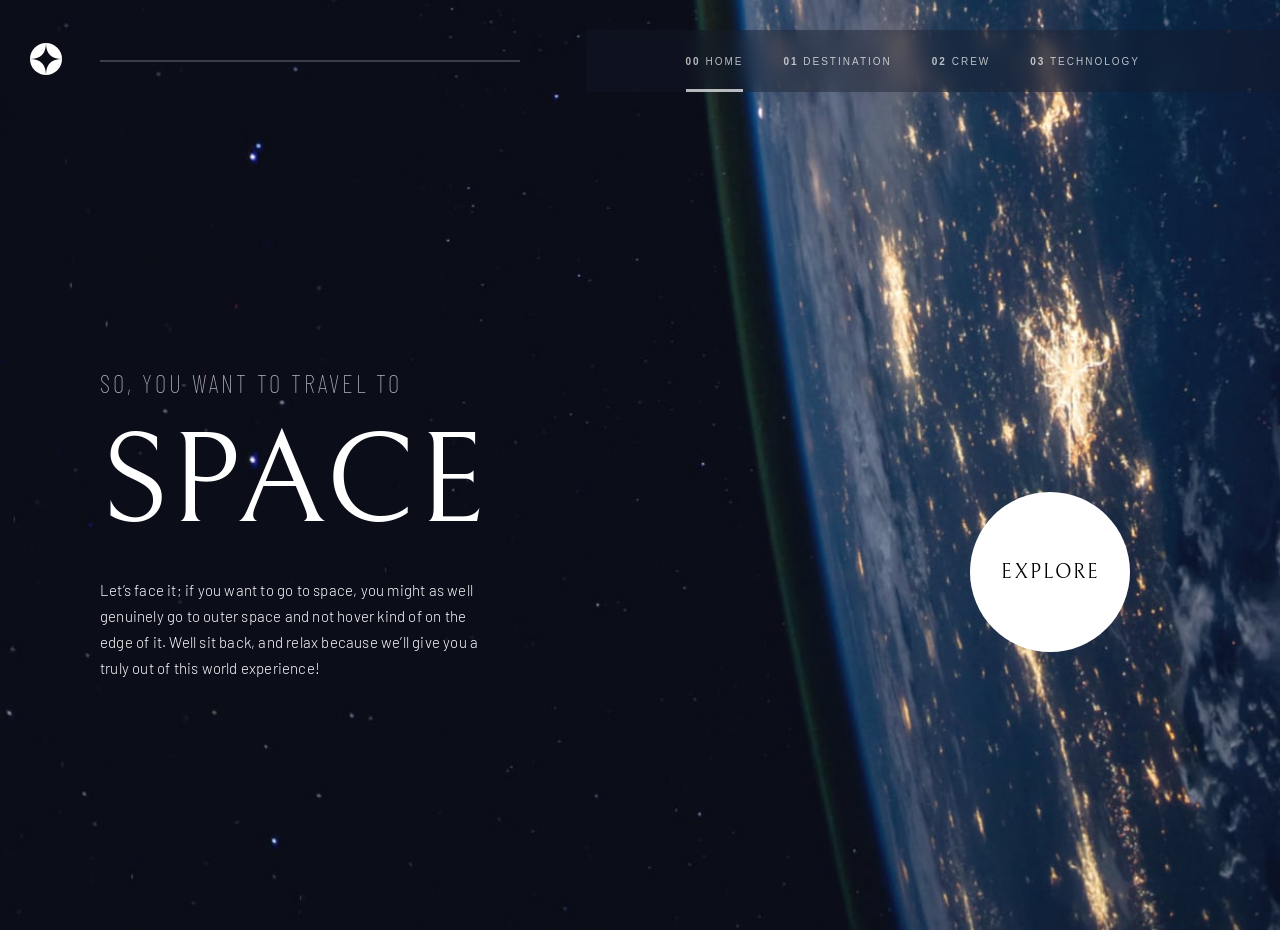
<file: index.html>
<!DOCTYPE html>
<html lang="en">
<head>
  <meta charset="UTF-8" />
  <meta name="viewport" content="width=device-width, initial-scale=1.0"/>
  <title>Home</title>
  <link href="https://fonts.googleapis.com/css2?family=Bellefair&family=Barlow:wght@300;400&family=Barlow+Condensed:wght@400;700&display=swap" rel="stylesheet">
  <link rel="stylesheet" href="style.css" />
</head>
<body>

  <header class="navbar">
    <div class="logo">
        <img src="shared/logo.svg" alt="Logo">
    </div>

    <nav>
      <ul>
        <li class="active"><a href="index.html"><span>00</span> HOME</a></li>
        <li><a href="destination.html"><span>01</span> DESTINATION</a></li>
        <li><a href="crew.html"><span>02</span> CREW</a></li>
        <li><a href="technology.html"><span>03</span> TECHNOLOGY</a></li>
      </ul>
    </nav>
 
    <img src="shared/icon-hamburger.svg" class="menu-open" id="menuOpen">
    
    <nav class="mobile-nav" id="mobileNav">

    <img src="shared/icon-close.svg" class="menu-close" id="menuClose">

    
      <ul>
        <li class="active"><a href="index.html"><span>00</span> HOME</a></li>
        <li><a href="destination.html"><span>01</span> DESTINATION</a></li>
        <li><a href="crew.html"><span>02</span> CREW</a></li>
        <li><a href="technology.html"><span>03</span> TECHNOLOGY</a></li>
      </ul>
    
    </nav>
  </header>

  <main class="hero">
    <div class="left">
      <p class="subtitle">SO, YOU WANT TO TRAVEL TO</p>
      <h1>SPACE</h1>
      <p class="description">
        Let’s face it; if you want to go to space, you might as well genuinely go to outer space 
        and not hover kind of on the edge of it. Well sit back, and relax because we’ll give you 
        a truly out of this world experience!
      </p>
    </div>

    <div class="right">
      <button class="explore-btn">EXPLORE</button>
    </div>
  </main>
<script src="script.js"></script>
</body>
</html>
</file>
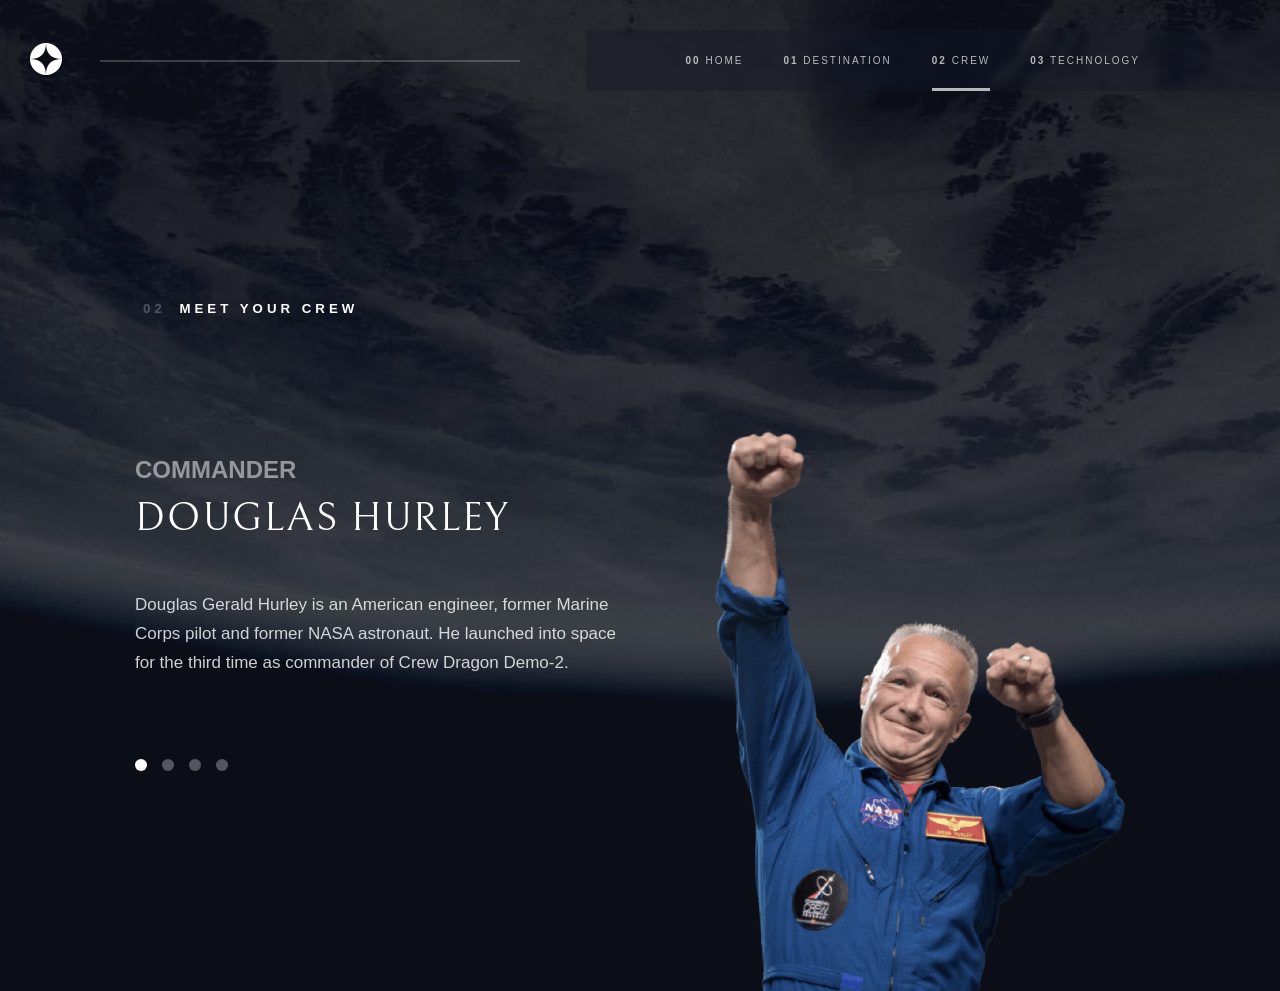
<file: crew.html>
<!DOCTYPE html>
<html lang="en">
<head>
    <meta charset="UTF-8">
    <meta name="viewport" content="width=device-width, initial-scale=1.0">
    <link href="https://fonts.googleapis.com/css2?family=Bellefair&display=swap" rel="stylesheet">
    <link rel="stylesheet" href="crew.css">
    <title>Crew</title>
</head>
<body>
    <header class="navbar">
    <div class="logo">
        <img src="shared/logo.svg" alt="Logo">
    </div>
    <nav>
      <ul>
        <li><a href="index.html"><span>00</span> HOME</a></li>
        <li><a href="destination.html"><span>01</span> DESTINATION</a></li>
        <li class="active"><a href="crew.html"><span>02</span> CREW</a></li>
        <li><a href="technology.html"><span>03</span> TECHNOLOGY</a></li>
      </ul>
    </nav>
    <img src="shared/icon-hamburger.svg" class="menu-open" id="menuOpen">
    
    <nav class="mobile-nav" id="mobileNav">

    <img src="shared/icon-close.svg" class="menu-close" id="menuClose">

    
      <ul>
        <li><a href="index.html"><span>00</span> HOME</a></li>
        <li><a href="destination.html"><span>01</span> DESTINATION</a></li>
        <li class="active"><a href="crew.html"><span>02</span> CREW</a></li>
        <li><a href="technology.html"><span>03</span> TECHNOLOGY</a></li>
      </ul>
    
    </nav>
  </header>

     <section class="crew">

  <div class="left">
    <h5><span>02</span> MEET YOUR CREW</h5>
    
    <div class="mobile-crew">

  <img id="crew-img-mobile" src="crew/image-douglas-hurley.png">

  <div class="mobile-dots">
    <span data-crew="0" class="active"></span>
    <span data-crew="1"></span>
    <span data-crew="2"></span>
    <span data-crew="3"></span>
  </div>

</div>

    <h4 id="role">COMMANDER</h4>
    <h1 id="name">DOUGLAS HURLEY</h1>

    <p id="bio">
      Douglas Gerald Hurley is an American engineer, former Marine Corps pilot and former NASA astronaut. He launched into space for the third time as commander of Crew Dragon Demo-2.
    </p>

    <div class="dots desktop-dots">
      <span data-crew="0" class="active"></span>
      <span data-crew="1"></span>
      <span data-crew="2"></span>
      <span data-crew="3"></span>
    </div>
  </div>

  <div class="right">
    <img id="crew-img" src="crew/image-douglas-hurley.png">
  </div>

  </section>
  <script src="crew.js"></script>
</body>
</html>
</file>
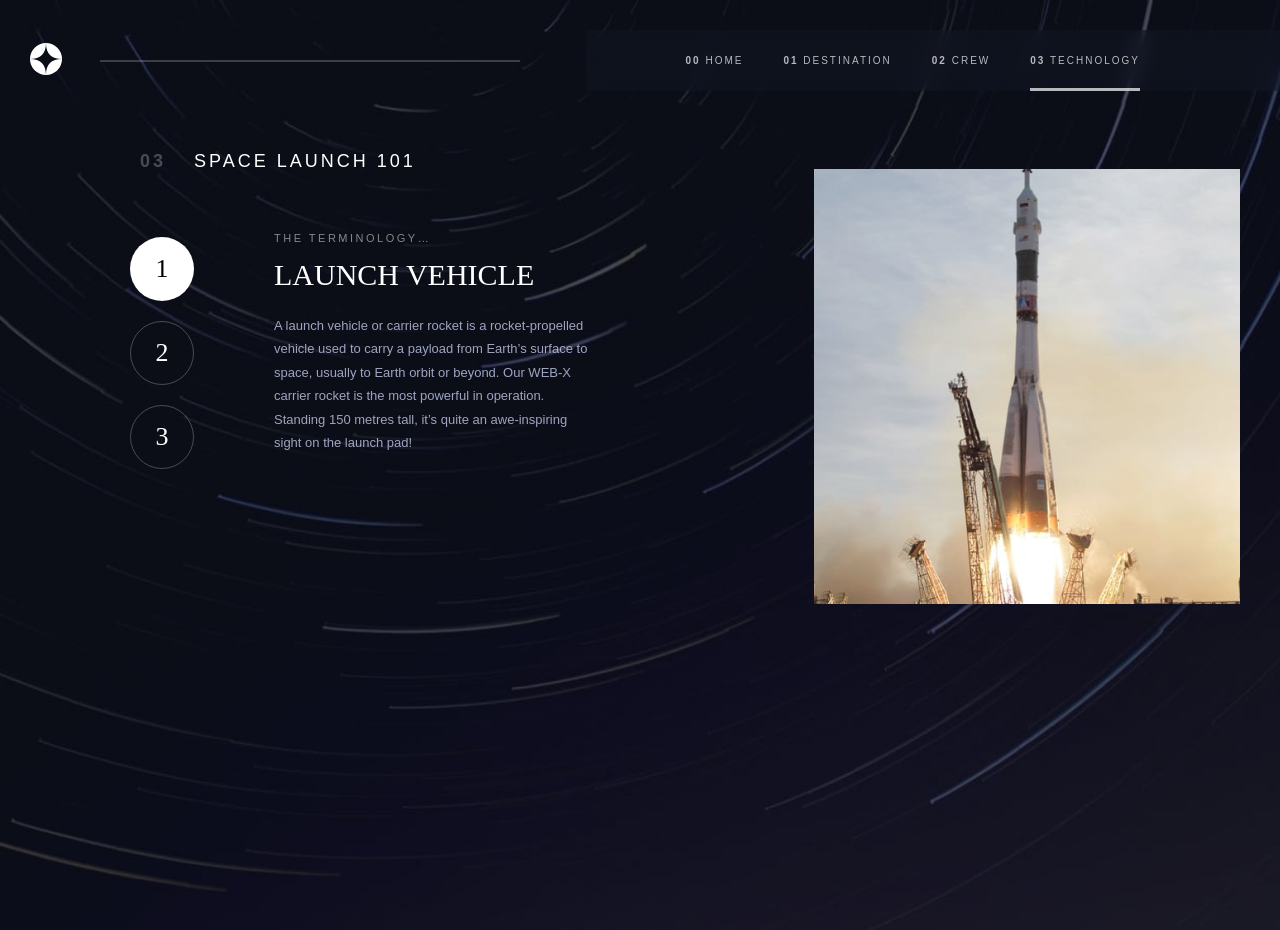
<file: technology.html>
<!DOCTYPE html>
<html lang="en">
<head>
    <meta charset="UTF-8">
    <meta name="viewport" content="width=device-width, initial-scale=1.0">
    <link rel="stylesheet" href="technology.css">
    <title>Technology</title>
</head>
<body>
    <header class="navbar">
    <div class="logo">
        <img src="shared/logo.svg" alt="Logo">
    </div>
    <nav>
      <ul>
        <li><a href="index.html"><span>00</span> HOME</a></li>
        <li><a href="destination.html"><span>01</span> DESTINATION</a></li>
        <li><a href="crew.html"><span>02</span> CREW</a></li>
        <li class="active"><a href="technology.html"><span>03</span> TECHNOLOGY</a></li>
      </ul>
    </nav>
    <img src="shared/icon-hamburger.svg" class="menu-open" id="menuOpen">
    
    <nav class="mobile-nav" id="mobileNav">

    <img src="shared/icon-close.svg" class="menu-close" id="menuClose">

    
      <ul>
        <li><a href="index.html"><span>00</span> HOME</a></li>
        <li><a href="destination.html"><span>01</span> DESTINATION</a></li>
        <li><a href="crew.html"><span>02</span> CREW</a></li>
        <li class="active"><a href="technology.html"><span>03</span> TECHNOLOGY</a></li>
      </ul>
    
    </nav>
  </header>

  <section class="technology">

  <div class="left">
    <h5><span>03</span> SPACE LAUNCH 101</h5>

    <img 
       id="tech-img-mobile"
       src="technology/image-launch-vehicle-landscape.jpg"
    >

    <div class="content">
      
      
      <div class="steps">
        <span class="active" data-tech="0">1</span>
        <span data-tech="1">2</span>
        <span data-tech="2">3</span>
      </div>

      
      <div class="info">
        <p class="label">THE TERMINOLOGY…</p>
        <h1 id="tech-title">LAUNCH VEHICLE</h1>
        <p id="tech-desc">
          A launch vehicle or carrier rocket is a rocket-propelled vehicle used to carry a payload from Earth’s surface to space, usually to Earth orbit or beyond. Our WEB-X carrier rocket is the most powerful in operation. Standing 150 metres tall, it’s quite an awe-inspiring sight on the launch pad!
        </p>
      </div>

    </div>
  </div>

  
  <div class="right">
    <img id="tech-img" src="technology/image-launch-vehicle-portrait.jpg">
  </div>

</section>
  <script src="technology.js"></script>
</body>
</html>
</file>
<file: style.css>
* {
  margin: 0;
  padding: 0;
  box-sizing: border-box;
  font-family: 'Segoe UI', sans-serif;
}

body {
  background: url('home/background-home-desktop.jpg') no-repeat center/cover;
  color: white;
  min-height: 100vh;
}

.menu-open,
.mobile-nav {
  display: none;
}

.navbar {
  position: relative;
  display: flex;
  align-items: center;
  padding-left: 60px;
  margin-top: 30px;
  margin-left: -30px;
}


.navbar::before {
  content: "";
  position: absolute;
  top: 50%;
  left: 130px;
  right: 58%;           
  height: 1px;
  background: rgba(255,255,255,0.4);
  transform: translateY(-50%);
  z-index: 3;
}

.logo {
  position: relative;
  z-index: 2;
}



.logo img {
  width: 32px;
  height: auto;
  margin-right: 40px;
  flex-shrink: 0;   
}



nav {
  margin-left: auto;
  position: relative;
  z-index: 2;
}

nav ul {
  display: flex;
  gap: 40px;
  list-style: none;
  padding: 25px 140px 25px 100px;
  background: rgba(20, 25, 40, 0.4);
  backdrop-filter: blur(9px);
}


nav li {
  font-family: 'Barlow Condensed', sans-serif;
  font-size: 10px;
  letter-spacing: 2px;
  cursor: pointer;
  opacity: 0.7;
}

nav li {
  position: relative;
}


nav li::after {
  content: "";
  position: absolute;
  left: 0;
  bottom: -25px;
  width: 0;
  height: 3px;
  background: white;
  transition: width 0.3s ease;
}


nav li:hover::after,
nav li.active::after {
  width: 100%;
}

nav li a {
  text-decoration: none;
  color: white;
  display: inline-block;
}

nav li span{
  color: white;
  font-weight: 700;
}



.hero {
  position: relative;
  display: flex;
  justify-content: space-between;
  align-items: center;
  padding: 80px 100px;
  height: calc(100vh - 100px);
}


.left {
  max-width: 500px;
}

.subtitle {
  font-family: 'Barlow Condensed', sans-serif;
  letter-spacing: 3px;
  opacity: 0.7;
  margin-bottom: 20px;
  margin-top: 65px;
  margin-bottom: 10px;
  font-size: 25px;
  font-weight: 50;
}

h1 {
  font-family: 'Bellefair', serif;
  font-size: 130px;
  font-weight: 300;
  margin-bottom: 20px;
}

.description {
  font-family: 'Barlow', sans-serif;
  width: 390px;
  font-size: 15px;
  line-height: 1.75;
  font-weight: 300;
  letter-spacing: 0.2px;
}


.right {
  position: absolute;
  right: 150px;
  top: 50%;
  display: flex;
  justify-content: center;
  align-items: center;
}

.explore-btn {
  font-family: 'Bellefair', serif;
  width: 160px;
  height: 160px;
  border-radius: 50%;
  border: none;
  background: white;
  color: black;
  font-size: 20px;
  letter-spacing: 2px;
  cursor: pointer;
  transition: all 0.3s ease;
}



.explore-btn::after {
  content: "";
  position: absolute;
  top: 50%;
  left: 50%;
  width: 100%;
  height: 100%;
  border-radius: 50%;
  background: rgba(255, 255, 255, 0.1);
  transform: translate(-50%, -50%) scale(1);
  transition: 0.4s ease;
  z-index: -1;
}

.explore-btn:hover::after {
  transform: translate(-50%, -50%) scale(1.6);
}

@media (max-width: 768px) {

  body {
    background: url('home/background-home-mobile.jpg') no-repeat center/cover;
    min-height: 100vh;
  }
  .navbar::before{
    display: none;
  }
  
  .navbar {
    padding: 25px;
    margin: 0;
  }

  nav ul {
    display: none;
  }

  .logo img {
    width: 40px;
  }

  
  .hero {
    flex-direction: column;
    align-items: center;
    justify-content: center;
    text-align: center;
    padding: 40px 25px;
    gap: 90px;
    position: relative;
  }

  
  .hero .left {
    width: 100%;
  }

  .subtitle {
    margin-top: -250px;
    font-size: 18px;
    letter-spacing: 3px;
  }

  .hero h1 {
    font-size: 90px;
  }

  .description {
    width: 100%;
    font-size: 15px;
    line-height: 1.8;
  }

  
  .explore-btn {
    position: absolute;
    width: 150px;
    height: 150px;
    font-size: 20px;
    top: 90px;
    right: -40px;
  }

  .menu-open,
  .mobile-nav {
    display: block;
  }

  .navbar {
    padding: 25px;
    margin: 0;
    position: relative;
    z-index: 1000;
  }

  
  .menu-open {
    width: 24px;
    cursor: pointer;
    position: absolute;
    right: 25px;
    top: 30px;
  }


  .mobile-nav {
    position: fixed;
    top: 0;
    right: -100%;
    width: 75%;
    height: 100vh;
    background: rgba(11, 13, 23, 0.95);
    backdrop-filter: blur(20px);
    padding: 120px 30px;
    transition: 0.4s ease;
    z-index: 999;
  }

  .mobile-nav li a {
   display: flex;
   align-items: center;
   gap: 12px;
   white-space: nowrap;
   position: relative;
   width: 100%;
   padding-bottom: 12px;
 }
 
  .mobile-nav.active {
    right: 0;
  }
 .mobile-nav li::after {
  content: "";
  position: absolute;
  left: 0;
  bottom: 0;
  width: 100%;
  height: 2px;
  background: white;
  transform: scaleX(0);
  transform-origin: left;
  transition: 0.3s ease;
}

.mobile-nav li.active::after {
 transform: scaleX(1);
}
  .menu-close {
    width: 22px;
    position: absolute;
    top: 30px;
    right: 25px;
    cursor: pointer;
  }

  
  .mobile-nav ul {
    display: flex;
    flex-direction: column;
    gap: 35px;
    padding-left: 20px;
    list-style: none;
  }

  .mobile-nav li a {
    color: white;
    text-decoration: none;

    font-family: 'Barlow Condensed', sans-serif;
    letter-spacing: 3px;
    font-size: 16px;
    display: block;
   width: 100%;
   padding-bottom: 6px;
  }

  .mobile-nav li span {
    font-weight: 700;
    margin-right: 12px;
  }

  .mobile-nav li::after {
  display: none;
}
 
.mobile-nav li {
  position: relative;
  width: fit-content;
}

.mobile-nav li::after {
  content: "";
  position: absolute;

  left: 0;
  bottom: -6px;

  width: 0%;
  height: 2px;

  background: white;
  transition: 0.3s ease;
}

.mobile-nav li:hover::after,
.mobile-nav li.active::after {
  width: 100%;
}

.mobile-nav li.active a {
  border-bottom: 2px solid white;
  padding-bottom: 6px;
}
  
} 



@media (min-width: 769px) and (max-width: 1024px) {
 
  body {
    background: url('home/background-home-tablet.jpg')
    no-repeat center/cover;

    min-height: 100vh;
  }

  .navbar {
  display: flex;
  align-items: center;
  justify-content: space-between;
  padding: 0 0 0 40px;
  margin: 0;
}
 .navbar::before {
  display: none;
}
 .logo img {
  width: 40px;
  margin-top: 5px;
}
 nav ul {
  display: flex;
  align-items: center;
  gap: 38px;
  padding: 25px 40px;
  background: rgba(20, 25, 40, 0.45);
  backdrop-filter: blur(12px);

  list-style: none;
}
 nav li {
  font-size: 11px;
  letter-spacing: 1.5px;
}
 .menu-open,
 .mobile-nav {
  display: none;
}
 nav li::after {
  bottom: -25px;
}

  .hero {
    display: flex;
    flex-direction: column;
    align-items: center;
    text-align: center;
    padding: 20px 40px 80px;
  }

  .hero .left {
    width: 100%;
    display: flex;
    flex-direction: column;
    align-items: center;
    max-width: 700px;
  }

  .subtitle {
  width: 100%;
  text-align: left;
  font-size: 18px;
  letter-spacing: 2px;
  margin-top: 0;
  margin-bottom: 200px;
}

  .hero h1 {
    font-size: 150px;
    line-height: 1;
    margin-top: 40px;
    margin-bottom: 30px;
  }

  .description {
    width: 450px;
    font-size: 16px;
    line-height: 1.8;
    text-align: center;
    margin: 0 auto;
  }

  .right {
    position: static;
    display: flex;
    justify-content: center;
    width: 100%;
    margin-top: 70px;
  }

  .explore-btn {
    position: relative;
    display: flex;
    align-items: center;
    justify-content: center;
    width: 240px;
    height: 240px;
    font-size: 28px;
    margin: 0 auto;
    top: auto;
    right: auto;
    left: auto;
    bottom: 80px;
    transform: none;
    z-index: 1;
    transition: 0.2s ease;

  }

  .explore-btn::after {
  content: "";
  position: absolute;
  top: 50%;
  left: 50%;
  width: 100%;
  height: 100%;
  transform: translate(-50%, -50%);
  border-radius: 50%;
  background: rgba(255,255,255,0.15);
  opacity: 0;
  transition: 0.4s ease;
  z-index: -1;
}

.explore-btn:active {
  box-shadow: 0 0 0 60px rgba(255,255,255,0.15);
}




}
</file>
<file: crew.css>
h1 {
  font-family: 'Bellefair', serif;
  font-weight: 400;
  letter-spacing: 2px;
}

.mobile-crew {
  display: none;
}


.menu-open,
.mobile-nav {
  display: none;
}

* {
  margin: 0;
  padding: 0;
  box-sizing: border-box;
  font-family: 'Segoe UI', sans-serif;
}


body {
  background: url('crew/background-crew-desktop.jpg') no-repeat center/cover;
  color: white;
  min-height: 100vh;
}


.navbar {
  position: relative;
  display: flex;
  align-items: center;
  padding-left: 60px;
  margin-top: 30px;
  margin-left: -30px;
}


.navbar::before {
  content: "";
  position: absolute;
  top: 50%;
  left: 130px;
  right: 58%;           
  height: 1px;
  background: rgba(255,255,255,0.4);
  transform: translateY(-50%);
  z-index: 3;
}

.logo {
  position: relative;
  z-index: 2;
}



.logo img {
  width: 32px;
  height: auto;
  margin-right: 40px;
  flex-shrink: 0;   
}



nav {
  margin-left: auto;
  position: relative;
  z-index: 2;
}

nav ul {
  display: flex;
  gap: 40px;
  list-style: none;
  padding: 25px 140px 25px 100px;
  background: rgba(20, 25, 40, 0.4);
  backdrop-filter: blur(3px);
}


nav li {
  font-family: 'Barlow Condensed', sans-serif;
  font-size: 10px;
  letter-spacing: 2px;
  cursor: pointer;
  opacity: 0.7;
}

nav li {
  position: relative;
}


nav li::after {
  content: "";
  position: absolute;
  left: 0;
  bottom: -25px;
  width: 0;
  height: 3px;
  background: white;
  transition: width 0.3s ease;
}


nav li:hover::after,
nav li.active::after {
  width: 100%;
}

nav li a {
  text-decoration: none;
  color: white;
  display: inline-block;
}

nav li span{
  color: white;
  font-weight: 700;
}

.crew {
  position: relative;
  height: 100vh; 
  display: flex;
  align-items: center;
  padding: 80px 40px;
  max-width: 1200px;
  margin: 0 auto;
  overflow: hidden;
  min-height: calc(100vh - 100px);
}



.crew .left {
  display: flex;
  flex-direction: column;
  justify-content: center;
  width: 45%;
  z-index: 2;
}
 
.crew .left {
  position: relative;
  width: 45%;
}

.crew .left {
  display: flex;
  flex-direction: column;
  justify-content: space-between;
  height: 500px; 
  margin-left: 55px;
  margin-top: -40px;
}



#bio {
  min-height: 120px;
  margin-bottom: 60px;

  font-family: 'Barlow', sans-serif;
  font-size: 17px;
  line-height: 1.7;
  opacity: 0.8;
  margin-top: -180px;
}

.crew h5 {
  font-family: 'Barlow Condensed', sans-serif;
  margin-bottom: 60px;
  letter-spacing: 4px;
  margin-top: 30px;
}

.crew .left h5 span{
  opacity: 0.25;
  font-weight: 700;
  margin-right: 6px;
  margin-left: 8px;
}





#role {
  font-family: 'Barlow Condensed', sans-serif;
  font-size: 24px;
  opacity: 0.5;
  margin-bottom: -120px;
  margin-top: -250px;
}

#name {
  margin-bottom: -100px;
  margin-top: -200px;
}
#name{
  font-family: 'Bellefair', serif;
  font-size: 40px;
  letter-spacing: 2px;
}




.crew .right {
  width: 45%;
  display: flex;
  justify-content: center;
  align-items: flex-end;
  position: absolute;
  right: 50px;
  bottom: 0;

}

#crew-img {
  height: 75vh;
  max-height: 560px;
  max-width: 480px;
  width: auto;

  object-fit: contain;
  display: block;
}


.dots {
  margin-top: 40px;
  display: flex;
  gap: 15px;
}

.dots {
  position: absolute;
  bottom: 0px;   
  left: 0px;
  display: flex;
  gap: 15px;
}

.dots span {
  width: 12px;
  height: 12px;
  background: white;
  opacity: 0.3;
  border-radius: 50%;
  cursor: pointer;
  transition: 0.3s;
}

.dots span.active {
  opacity: 1;
}

.dots span:hover {
  opacity: 0.6;
}


@media (max-width: 768px) {

  body {
    background: url('home/background-home-mobile.jpg') no-repeat center/cover;
    min-height: 100vh;
  }
  .navbar::before{
    display: none;
  }
  
  .navbar {
    padding: 25px;
    margin: 0;
  }

  nav ul {
    display: none;
  }

  .logo img {
    width: 40px;
  }

   .menu-open,
  .mobile-nav {
    display: block;
  }
   
  .navbar {
    padding: 25px;
    margin: 0;
    position: relative;
    z-index: 1000;
  }

  
  .menu-open {
    width: 24px;
    cursor: pointer;

    position: absolute;
    right: 25px;
    top: 30px;
  }


  .mobile-nav {
    position: fixed;
    top: 0;
    right: -100%;

    width: 75%;
    height: 100vh;

    background: rgba(11, 13, 23, 0.95);
    backdrop-filter: blur(20px);

    padding: 120px 30px;

    transition: 0.4s ease;

    z-index: 999;
  }

  .mobile-nav li a {
   display: flex;
   align-items: center;
   gap: 12px;
   white-space: nowrap;
   position: relative;
   width: 100%;
   padding-bottom: 12px;
 }
 
  .mobile-nav.active {
    right: 0;
  }
 .mobile-nav li::after {
  content: "";
  position: absolute;

  left: 0;
  bottom: 0;

  width: 100%;
  height: 2px;

  background: white;

  transform: scaleX(0);
  transform-origin: left;

  transition: 0.3s ease;
}

.mobile-nav li.active::after {
 transform: scaleX(1);
}
  .menu-close {
    width: 22px;

    position: absolute;
    top: 30px;
    right: 25px;

    cursor: pointer;
  }

  
  .mobile-nav ul {
    display: flex;
    flex-direction: column;
    gap: 35px;
    padding-left: 20px;
    list-style: none;
  }

  .mobile-nav li a {
    color: white;
    text-decoration: none;

    font-family: 'Barlow Condensed', sans-serif;
    letter-spacing: 3px;
    font-size: 16px;
    display: block;
   width: 100%;
   padding-bottom: 6px;
  }

  .mobile-nav li span {
    font-weight: 700;
    margin-right: 12px;
  }

  .mobile-nav li::after {
  display: none;
}
 
.mobile-nav li {
  position: relative;
  width: fit-content;
}

.mobile-nav li::after {
  content: "";
  position: absolute;

  left: 0;
  bottom: -6px;

  width: 0%;
  height: 2px;

  background: white;
  transition: 0.3s ease;
}

.mobile-nav li:hover::after,
.mobile-nav li.active::after {
  width: 100%;
}

.mobile-nav li.active a {
  border-bottom: 2px solid white;
  padding-bottom: 6px;
}

 body {
    background: url('crew/background-crew-mobile.jpg') no-repeat center/cover;
    min-height: 100vh;
    overflow-x: hidden;
  }





  .crew {
    display: flex;
    flex-direction: column;

    align-items: center;
    justify-content: flex-start;

    text-align: center;

    padding: 15px;

    min-height: 100vh;
  }

  .crew .left {
    width: 100%;

    display: flex;
    flex-direction: column;
    align-items: center;

    margin: 0;
    padding: 0;

    height: auto;
  }



  
  .crew h5 {
    font-size: 16px;
    letter-spacing: 3px;
    margin-top: 0;
    margin-bottom: 15px;
  }

  .crew .right,
  .crew .left > .dots:not(.mobile-dots) {
     display: none;
}

  .desktop-dots {
     display: none;
  }
  .mobile-crew {
    display: flex;
    flex-direction: column;
    align-items: center;

    margin-bottom: 15px;
  }

  #crew-img-mobile {
    width: 160px;
    height: auto;
    margin:12px;
  }

  .mobile-dots {
    display: flex;
    gap: 12px;
    margin-bottom: 20px;
    margin-top: 10px;
  }

  /* RESET DESKTOP TEXT STYLES */
  #role,
  #name,
  #bio {
    margin: 0;
    padding: 0;

    position: static;
    transform: none;
  }

  #role {
    font-size: 14px;
    opacity: 0.5;
    margin-bottom: 6px;
  }

  #name {
    font-size: 30px;
    line-height: 1.05;

    margin-bottom: 12px;
  }

  #bio {
    width: 88%;
    max-width: 300px;

    font-size: 14px;
    line-height: 1.6;

    margin: 0 auto;
  }

  .mobile-dots {
  display: flex;
  gap: 15px;

  margin-bottom: 25px;
}

.mobile-dots span {
  width: 10px;
  height: 10px;

  border-radius: 50%;

  background: rgba(255,255,255,0.3);

  cursor: pointer;
}

.mobile-dots span.active {
  background: white;
}

}

@media (min-width: 769px) and (max-width: 1024px) {
 
  body {
    background: url('crew/background-crew-tablet.jpg')
    no-repeat center/cover;

    min-height: 100vh;
  }

  .navbar {
  display: flex;
  align-items: center;
  justify-content: space-between;
  padding: 0 0 0 40px;
  margin: 0;
}
 .navbar::before {
  display: none;
}
 .logo img {
  width: 40px;
  margin-top: 5px;
}
 nav ul {
  display: flex;
  align-items: center;
  gap: 38px;
  padding: 25px 40px;
  background: rgba(20, 25, 40, 0.45);
  backdrop-filter: blur(12px);

  list-style: none;
}
 nav li {
  font-size: 11px;
  letter-spacing: 1.5px;
}
 .menu-open,
 .mobile-nav {
  display: none;
}
 nav li::after {
  bottom: -25px;
}


.crew {
  display: flex;
  flex-direction: column;
  align-items: center;
  padding: 20px 40px 0;
}

.mobile-crew {
  display: none;
}

.crew .left {
  width: 100%;
  display: flex;
  flex-direction: column;
  align-items: center;
}

.crew h5 {
  width: 100%;
  text-align: left;
  font-size: 18px;
  letter-spacing: 3px;
  margin-bottom: 60px;
}

#role {
  font-size: 24px;
  opacity: 0.5;
  margin-bottom: 0;
  line-height: 1;
  margin-top: 20px;
}


#name {
  font-size: 56px;
  line-height: 0.85;
  margin-bottom: 5px;
  margin-top: 0;
}

#bio {
  width: 460px;
  text-align: center;
  font-size: 16px;
  line-height: 1.5;
  margin-top: -10px;
}

.desktop-dots {
  display: flex;
  justify-content: center;
  align-items: center;
  width: 100%;
  gap: 16px;
  margin-top: -10px;
}

.right {
  width: 100%;
  display: flex;
  justify-content: center;
  margin: 0 auto;
}

#crew-img {
  position: relative;
  left: -150px;
  top: -150px;
  width: 420px;
  height: auto;
  margin:0 auto;
  display: block;
}
}
</file>
<file: technology.css>
* {
  margin: 0;
  padding: 0;
  box-sizing: border-box;
  font-family: 'Segoe UI', sans-serif;
}

body {
  background: url('technology/background-technology-desktop.jpg') no-repeat center/cover;
  color: white;
  min-height: 100vh;
}

#tech-img-mobile {
  display: none;
}

.menu-open,
.mobile-nav {
  display: none;
}


.navbar {
  position: relative;
  display: flex;
  align-items: center;
  padding-left: 60px;
  margin-top: 30px;
  margin-left: -30px;
}


.navbar::before {
  content: "";
  position: absolute;
  top: 50%;
  left: 130px;
  right: 58%;
  height: 1px;
  background: rgba(255,255,255,0.4);
  transform: translateY(-50%);
  z-index: 3;
}

.logo {
  position: relative;
  z-index: 2;
}



.logo img {
  width: 32px;
  height: auto;
  margin-right: 40px;
  flex-shrink: 0;   
}



nav {
  margin-left: auto;
  position: relative;
  z-index: 2;
}

nav ul {
  display: flex;
  gap: 40px;
  list-style: none;
  padding: 25px 140px 25px 100px;
  background: rgba(20, 25, 40, 0.4);
  backdrop-filter: blur(9px);
}


nav li {
  font-family: 'Barlow Condensed', sans-serif;
  font-size: 10px;
  letter-spacing: 2px;
  cursor: pointer;
  opacity: 0.7;
}

nav li {
  position: relative;
}


nav li::after {
  content: "";
  position: absolute;
  left: 0;
  bottom: -25px;
  width: 0;
  height: 3px;
  background: white;
  transition: width 0.3s ease;
}


nav li:hover::after,
nav li.active::after {
  width: 100%;
}

nav li a {
  text-decoration: none;
  color: white;
  display: inline-block;
}

nav li span{
  color: white;
  font-weight: 700;
}

.technology {
  display: flex;
  justify-content: space-between;
  align-items: center;

  max-width: 1200px;
  margin: 0 auto;
  padding: 80px 40px;
  margin-top: 100px;
}


.technology .left {
  width: 50%;
}

.technology h5 {
  margin-bottom: 60px;
  font-size: 18px;
  font-weight: 400;
  letter-spacing: 3px;
  font-family: 'Barlow Condensed', sans-serif;
  margin-top: -120px ;
}

.technology .left h5 span{
  opacity: 0.25;
  font-size: 18px;
  font-weight: 700;
  margin-right: 20px;
  margin-left: 60px;
}


.content {
  display: flex;
  gap: 40px;
  align-items: flex-start;
}


.steps {
  display: flex;
  flex-direction: column;
  gap: 20px;
  margin-top: 5px;
  margin-left: 50px;
}

.steps span {
  width: 64px;
  height: 64px;

  border: 1px solid rgba(255,255,255,0.25);
  border-radius: 50%;

  display: flex;
  align-items: center;
  justify-content: center;

  font-family: 'Bellefair';
  font-size: 26px;

  cursor: pointer;
  transition: 0.3s;
}

.steps span.active {
  background: white;
  color: black;
}

.steps span:hover {
  border-color: white;
}


.info {
  width: 420px;
  min-height: 420px;

  display: flex;
  flex-direction: column;
  justify-content: flex-start;
  margin-left: 40px;
}

.label {
  font-size: 11px;
  letter-spacing: 2.5px;

  opacity: 0.5;
  margin-bottom: 14px;
}

#tech-title {
  font-family: 'Bellefair';
  font-size: 30px;
  font-weight: 400;

  margin-bottom: 22px;
}

#tech-desc {
  font-family: 'Barlow', sans-serif;

  font-size: 13px;
  font-weight: 400;
  line-height: 1.8;

  color: #d0d6f9;
  opacity: 0.75;

  width: 320px;
}


.technology .right {
  width: 38%;

  display: flex;
  justify-content: flex-end;

  margin-right: -40px;
}



#tech-img {
  margin-top: -150px;
  width: 100%;
  max-width: 515px;

  height: auto;

  object-fit: cover;
  object-position: center;
}

@media (max-width: 768px) {

  body {
    background: url('technology/background-technology-mobile.jpg') no-repeat center/cover;
    min-height: 100vh;
  }
  .navbar::before{
    display: none;
  }
  
  .navbar {
    padding: 25px;
    margin: 0;
  }

  nav ul {
    display: none;
  }

  .logo img {
    width: 40px;
  }

   .menu-open,
  .mobile-nav {
    display: block;
  }
   
  .navbar {
    padding: 15px 25px;
    margin: 0;
    position: relative;
    z-index: 1000;
  }

  
  .menu-open {
    width: 24px;
    cursor: pointer;

    position: absolute;
    right: 25px;
    top: 30px;
  }


  .mobile-nav {
    position: fixed;
    top: 0;
    right: -100%;

    width: 75%;
    height: 100vh;

    background: rgba(11, 13, 23, 0.95);
    backdrop-filter: blur(20px);

    padding: 120px 30px;

    transition: 0.4s ease;

    z-index: 999;
  }

  .mobile-nav li a {
   display: flex;
   align-items: center;
   gap: 12px;
   white-space: nowrap;
   position: relative;
   width: 100%;
   padding-bottom: 12px;
 }
 
  .mobile-nav.active {
    right: 0;
  }
 .mobile-nav li::after {
  content: "";
  position: absolute;

  left: 0;
  bottom: 0;

  width: 100%;
  height: 2px;

  background: white;

  transform: scaleX(0);
  transform-origin: left;

  transition: 0.3s ease;
}

.mobile-nav li.active::after {
 transform: scaleX(1);
}
  .menu-close {
    width: 22px;

    position: absolute;
    top: 30px;
    right: 25px;

    cursor: pointer;
  }

  
  .mobile-nav ul {
    display: flex;
    flex-direction: column;
    gap: 35px;
    padding-left: 20px;
    list-style: none;
  }

  .mobile-nav li a {
    color: white;
    text-decoration: none;

    font-family: 'Barlow Condensed', sans-serif;
    letter-spacing: 3px;
    font-size: 16px;
    display: block;
   width: 100%;
   padding-bottom: 6px;
  }

  .mobile-nav li span {
    font-weight: 700;
    margin-right: 12px;
  }

  .mobile-nav li::after {
  display: none;
}
 
.mobile-nav li {
  position: relative;
  width: fit-content;
}

.mobile-nav li::after {
  content: "";
  position: absolute;

  left: 0;
  bottom: -6px;

  width: 0%;
  height: 2px;

  background: white;
  transition: 0.3s ease;
}

.mobile-nav li:hover::after,
.mobile-nav li.active::after {
  width: 100%;
}

.mobile-nav li.active a {
  border-bottom: 2px solid white;
  padding-bottom: 6px;
}

  .technology {
  min-height: auto;
  display: flex;
  flex-direction: column;
  justify-content: flex-start;
  align-items: center;
  padding: 0 0 40px 0;
  margin: 0;
}

.technology .left {
  width: 100%;
  max-width: 100%;
  margin-left: 0;
  margin-right: 0;
  padding-left: 0;
  padding-right: 0;
  display: flex;
  flex-direction: column;
  align-items: center;
}

  .left {
  width: 100%;
  display: flex;
  flex-direction: column;
  align-items: center;
  padding-top: 0;
  margin-top: 0;
}
  .technology h5 {
  all: unset;
  display: flex;
  justify-content: center;
  align-items: center;
  font-size: 15px;
  letter-spacing: 2px;
  width: 100%;
  text-align: center;
  white-space: nowrap;
  margin-right: 80px;

}
  .technology .right {
    display: none;
  }

 .technology h5 span {
  opacity: 0.25;
  font-weight: 700;
  margin: 0;
 }

  #tech-img-mobile {
  display: block;
  width: 100vw;
  max-width: 100vw;
  margin-left: calc(50% - 50vw);
  max-width: 370px;
  margin-bottom: 20px;
}

  .content {
  display: flex;
  flex-direction: column;
  align-items: center;
  width: 100%;
  margin-top: 0;
}
.info {
  display: flex;
  flex-direction: column;
  align-items: center;
  text-align: center;
}


  .steps {
    flex-direction: row;
    gap: 16px;
    margin-bottom: 20px;
  }

  .steps span {
    width: 42px;
    height: 42px;

    font-size: 18px;
  }


  .label {
    font-size: 14px;
    letter-spacing: 2px;

    margin-bottom: 10px;
  }

  #tech-title {
  font-size: 32px;
  margin-bottom: 16px;
}

  #tech-desc {
  width: 90%;
  max-width: 320px;
  font-size: 14px;
  line-height: 1.7;
  margin: 0 auto;
  text-align: center;
}

}

@media (min-width: 769px) and (max-width: 1024px) {
 
  body {
    background: url('technology/background-technology-tablet.jpg')
    no-repeat center/cover;

    min-height: 100vh;
  }

  .navbar {
  display: flex;
  align-items: center;
  justify-content: space-between;
  padding: 0 0 0 40px;
  margin: 0;
}
 .navbar::before {
  display: none;
}
 .logo img {
  width: 40px;
  margin-top: 5px;
}
 nav ul {
  display: flex;
  align-items: center;
  gap: 38px;
  padding: 25px 40px;
  background: rgba(20, 25, 40, 0.45);
  backdrop-filter: blur(12px);

  list-style: none;
}
 nav li {
  font-size: 11px;
  letter-spacing: 1.5px;
}
 .menu-open,
 .mobile-nav {
  display: none;
}
 nav li::after {
  bottom: -25px;
}
.technology {
  display: flex;
  flex-direction: column;
  align-items: center;
  padding: 20px 40px 60px;
}
.technology .left {
  width: 100%;
  display: flex;
  flex-direction: column;
  align-items: center;
}

.technology h5 {
  width: fit-content;
  align-self: flex-start;
  display: flex;
  align-items: center;
  gap: 10px;
  margin-top: 15px;
  margin-bottom: 50px;
  font-size: 16px;
  letter-spacing: 2px;
}

#tech-img{
  display: none;
}

.right {
  display: none;
  width: 100%;
  display: flex;
  justify-content: center;
  margin-bottom: 50px;
}

#tech-img-mobile {
  display: block;
  width: 100%;
  max-width: 700px;
  margin: 0 auto 50px;
}

.content {
  display: flex;
  flex-direction: column;
  align-items: center;
  text-align: center;
}

.steps {
  display: flex;
  flex-direction: row;
  gap: 20px;
  margin-bottom: 40px;
}
.info {
  display: flex;
  flex-direction: column;
  align-items: center;
  text-align: center;
}

.label {
  margin-bottom: 15px;
}
#tech-title {
  margin-bottom: 20px;
}
#tech-desc {
  width: 460px;
  text-align: center;
  line-height: 1.8;
}
}
</file>
